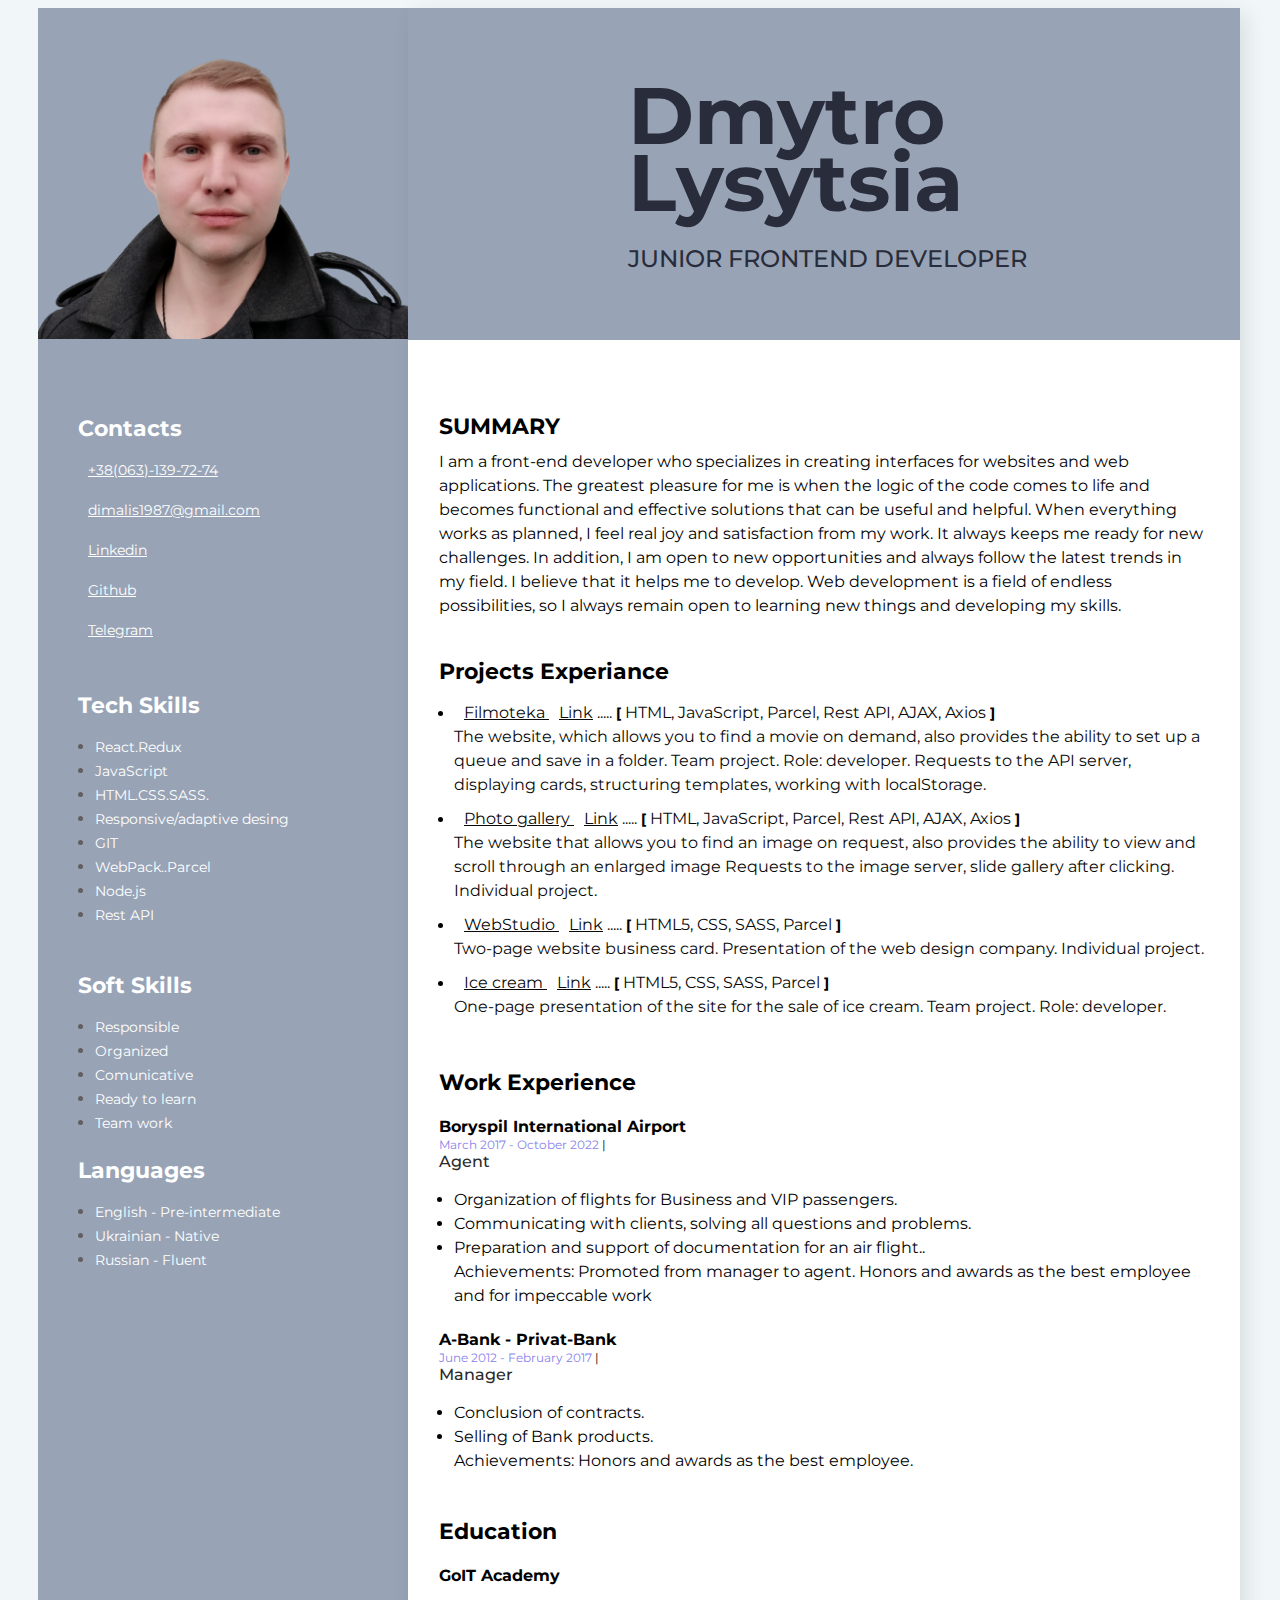
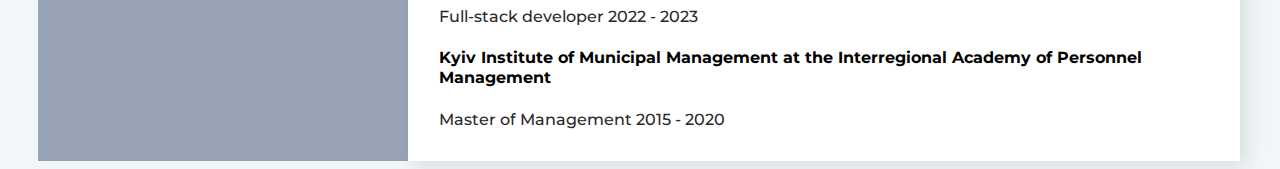
<file: index.html>
<!DOCTYPE html>
<html lang="en">
  <head>
    <meta charset="UTF-8" />
    <meta http-equiv="X-UA-Compatible" content="IE=edge" />
    <meta name="viewport" content="width=device-width, initial-scale=1.0" />
    <link rel="preconnect" href="https://fonts.googleapis.com" />
    <link rel="preconnect" href="https://fonts.gstatic.com" crossorigin />
    <link
      href="https://fonts.googleapis.com/css2?family=Montserrat:wght@400;700&display=swap"
      rel="stylesheet"
    />
    <link rel="stylesheet" href="styles/styles.css" />
    <title> Resume: Dmytro Lysytsia</title>
  </head>
  <body>
    <!--Main-->

    <div class="main">
      <!--Main-Content-->
      <div class="main-content">
        <div class="about-name_block">
          <div class="about-test">
            <h1 class="about-name">
              Dmytro <br />
              Lysytsia
            </h1>
            <h2 class="about-position">JUNIOR FRONTEND DEVELOPER</h2>
          </div>
        </div>
        <!--about user-->
        <div class="container">
        <div class="about">
          <p class="about-description">

            <p class="title">SUMMARY</p>
            <!-- I am a junior FrontEnd developer. -->
           
           

            <!-- <br /> -->
            <p class="text-resume">
              I am a front-end developer who specializes in creating interfaces for websites and web applications.
              
              The greatest pleasure for me is when the logic of the code comes to life and becomes functional and effective
  solutions that can be useful and helpful. When everything works as planned, I feel real joy and satisfaction from my work. It always keeps me ready for new challenges.

  In addition, I am open to new opportunities and always follow the latest trends in my field. I believe that it helps me to develop. Web development is a field of endless possibilities, 
  so I always remain open to learning new things and developing my skills.</p>
 
          </p>
        </div>
        <!--Projects-->
        <div class="projects">
          <h3 class="title">Projects Experiance</h3>
          <ul class="projects-list">
               <li class="project-item">
              <span class="project">
                <a
                  href="https://smaile3001.github.io/project-group-12/index.html"
                  class="project-link"
                  >Filmoteka  </a>
                  
                  <a class="project-link" href="https://github.com/Mr-Foxx">Link</a>
                ..... <span class="project-breckat"> [ </span> HTML,
                JavaScript, Parcel, Rest API, AJAX, Axios
                <span class="project-breckat"> ] </span>
                <br>
                The website, which allows you to find a movie on demand, also provides the ability to set up a queue and save in a folder.
                Team project. Role: developer. Requests to the API server, displaying cards, structuring templates, working with localStorage.
              </span>
            </li>
              <li class="project-item">
              <span class="project">
                <a
                  href="https://mr-foxx.github.io/goit-js-hw-11/"
                  class="project-link"
                  >Photo gallery  </a
                >
                <a class="project-link" href="https://github.com/Mr-Foxx">Link</a>
                ..... <span class="project-breckat"> [ </span> HTML,
                JavaScript, Parcel, Rest API, AJAX, Axios
                <span class="project-breckat"> ] </span> 
                <br>
                The website that allows you to find an image on request, also provides the ability to view and scroll through an enlarged image
                Requests to the image server, slide gallery after clicking. Individual project.
              </span>
            </li>
            <li class="project-item">
              <span class="project">
                <a
                  href="https://mr-foxx.github.io/goit-markup-hw-08/"
                  class="project-link"
                  >WebStudio </a
                >
                <a class="project-link" href="https://github.com/Mr-Foxx">Link</a>
                ..... <span class="project-breckat"> [ </span> HTML5, CSS, SASS,
                Parcel <span class="project-breckat"> ] </span> 
                <br>
                Two-page website business card. Presentation of the web design company. Individual project.
              </span>
            </li>
            <li class="project-item">
              <span class="project">
                <a
                  href="https://stanislav-pravdiuk.github.io/project-group-15/"
                  class="project-link"
                  >Ice cream  </a
                >
                <a class="project-link" href="https://github.com/Mr-Foxx">Link</a>
                .....<span class="project-breckat"> [ </span> HTML5, CSS, SASS,
                Parcel <span class="project-breckat"> ] </span> 
                <br>
                One-page presentation of the site for the sale of ice cream. Team project. Role: developer.
              </span>
            </li>
          
          
          </ul>
        </div>
        <!--Work-->
        <div class="wokr">
          <h3 class="title">Work Experience</h3>
          <!--Company 1-->
          <!-- <div>

            <h4 class="work-name">
              Go IT <span class="organization"></span>
            </h4>

            <p class="period">
              October 2022 - up to now <span class="line">|</span> 
            </p>
            <h4 class="work-position">
               Front-End Developer <span class="organization"></span>
            </h4>
            
            <ul class="work-list">
              <li class="work-list-item">
                Developed personal pages. 
              </li>
              <li class="work-list-item">
                Developed and creating websites.
              </li>
              <li class="work-list-item">Created design for mobile applications</li>
              <li class="work-list-item">
                Work with React, Redux, JavaScript, HTML, CSS.
              </li>
            </ul>
          </div> -->
          <!--Company 2-->
          <div>
            <h4 class="work-name">
              Boryspil International Airport <span class="organization"></span>
            </h4>
            <p class="period">
              March 2017 - October 2022 <span class="line">|</span> 
            </p>
            <h4 class="work-position">
              Agent <span class="organization"></span>
            </h4>
            
            <ul class="work-list">
              <!-- <li class="work-list-item">
                Agent at Boryspil International Airport.
              </li> -->
              <li class="work-list-item">
                Organization of flights for Business and VIP passengers.
              </li>
              <li class="work-list-item">Communicating with clients, solving all questions and problems.</li>
              <li class="work-list-item">
                Preparation and support of documentation for an air flight..
              </li>
              <li class="work-list-item liststyle-none">
                Achievements: Promoted from manager to agent. Honors and awards as the best employee and for impeccable work
              </li>
            </ul>
          </div>
          <!-- Company 3-->
          <div>
            <h4 class="work-name">
              A-Bank - Privat-Bank<span class="organization"></span>
            </h4>
            <p class="period">
              June 2012 - February 2017 <span class="line">|</span>
            </p>
            <h4 class="work-position">
              Manager <span class="organization"></span>
            </h4>
            
            <ul class="work-list">
              <!-- <li class="work-list-item">
                Manager A-Bank - Privat-Bank.
              </li> -->
              <li class="work-list-item">
                Conclusion of contracts.
              </li>
              <li class="work-list-item">Selling of Bank products.</li>
              <li class="work-list-item liststyle-none">
                Achievements: Honors and awards as the best employee.
              </li>
            </ul>
          </div>
        </div>
        <!--Education-->
        <div class="education">
          <h3 class="title">Education</h3>

           <h4 class="organization">GoIT  Academy </h4>
          <h5 class="work-position">Full-stack developer 2022 - 2023</h5>

          <h4 class="organization">
            Kyiv Institute of Municipal Management at the Interregional Academy
            of Personnel Management
          </h4>
          <h5 class="work-position">Master of Management 2015 - 2020</h5>
          <!-- <h5 class="period"> 2015 -  2020  <span class="line">|</span>    Kyiv</h5> -->

          
          <!-- <h5 class="period"> 2022 -  2023  <span class="line">|</span>    Kyiv</h5> -->
        </div>
        </div>
      </div>

      <!-- ==== -->

      <!--SideBar-->
      <aside class="sidebar">
        <!-- <img src="img/IMG_20220909_133136-depositphotos-bgremover (2).png" alt="user photo" class="photo"> -->
        <img
          src="img/IMG_20230414_183658-removebg-preview (1).png"
          alt="user photo"
          class="photo"
        />
        <!--Contacts-->
        <div class="contacts">
          <h3 class="sidebar-title">Contacts</h3>
          <div>
            <p>
              <span class="contact-type"></span>
              <a href="tel:+380631397274" class="contact-link"
                >+38(063)-139-72-74</a
              >
            </p>
            <p>
              <span class="contact-type"></span>
              <a href="mailto:dimalis1987@gmail.com" class="contact-link"
                >dimalis1987@gmail.com</a
              >
            </p>
            <p>
              <span class="contact-type"></span>

              <a
                href="https://www.linkedin.com/in/dmytro-lysytsia-1092bb257/"
                class="contact-link"
                >Linkedin</a
              >
            </p>
            <p>
              <span class="contact-type"></span>
              <a href="https://github.com/Mr-Foxx" class="contact-link"
                >Github</a
              >
            </p>
            <p>
              <span class="contact-type"></span>
              <a href="https://t.me/Dmytro_Lysytsia" class="contact-link"
                >Telegram</a
              >
            </p>
          </div>
        </div>
        <!--Tech skils-->
        <div class="tech-ckills">
          <h3 class="sidebar-title">Tech Skills</h3>
          <ul class="tech-skills-list">
            <li class="tech-skills-item">
              <span class="tech-skills-text">React.Redux</span>
            </li>
            <li class="tech-skills-item">
              <span class="tech-skills-text">JavaScript</span>
            </li>
            <li class="tech-skills-item">
              <span class="tech-skills-text">HTML.CSS.SASS.</span
              >
            </li>
            
            <li class="tech-skills-item">
              <span class="tech-skills-text">Responsive/adaptive desing</span>
            </li>
            <!-- <li class="tech-skills-item"> <span class="tech-skills-text">CSS3</span> </li>     -->
            <li class="tech-skills-item">
              <span class="tech-skills-text">GIT</span>
            </li>
            <li class="tech-skills-item">
              <span class="tech-skills-text">WebPack..Parcel</span>
            </li>
            <li class="tech-skills-item">
              <span class="tech-skills-text">Node.js</span>
            </li>
            <li class="tech-skills-item">
              <span class="tech-skills-text">Rest API</span>
            </li>
          </ul>
        </div>
        <!--Soft skils-->
        <div class="soft-skills">
          <h3 class="sidebar-title">Soft Skills</h3>
          <ul class="tech-skills-list">
            <li class="tech-skills-item">
              <span class="tech-skills-text">Responsible</span>
            </li>
            
            <li class="tech-skills-item">
              <span class="tech-skills-text">Organized</span>
            </li>
            <li class="tech-skills-item">
              <span class="tech-skills-text">Comunicative</span>
            </li>
            <li class="tech-skills-item">
              <span class="tech-skills-text">Ready to learn</span>
            </li>
            <li class="tech-skills-item">
              <span class="tech-skills-text">Team work</span>
            </li>
          </ul>
        </div>

        <div class="soft-skills">
          <h3 class="sidebar-title">Languages</h3>
          <ul class="tech-skills-list">
            <li class="tech-skills-item">
              <span class="tech-skills-text">English - Pre-intermediate</span>
            </li>
            <li class="tech-skills-item">
              <span class="tech-skills-text">Ukrainian - Native</span>
            </li>
            <li class="tech-skills-item">
              <span class="tech-skills-text">Russian - Fluent</span>
            </li>
          </ul>
        </div>
      </aside>
    </div>
  </body>
</html>
</file>
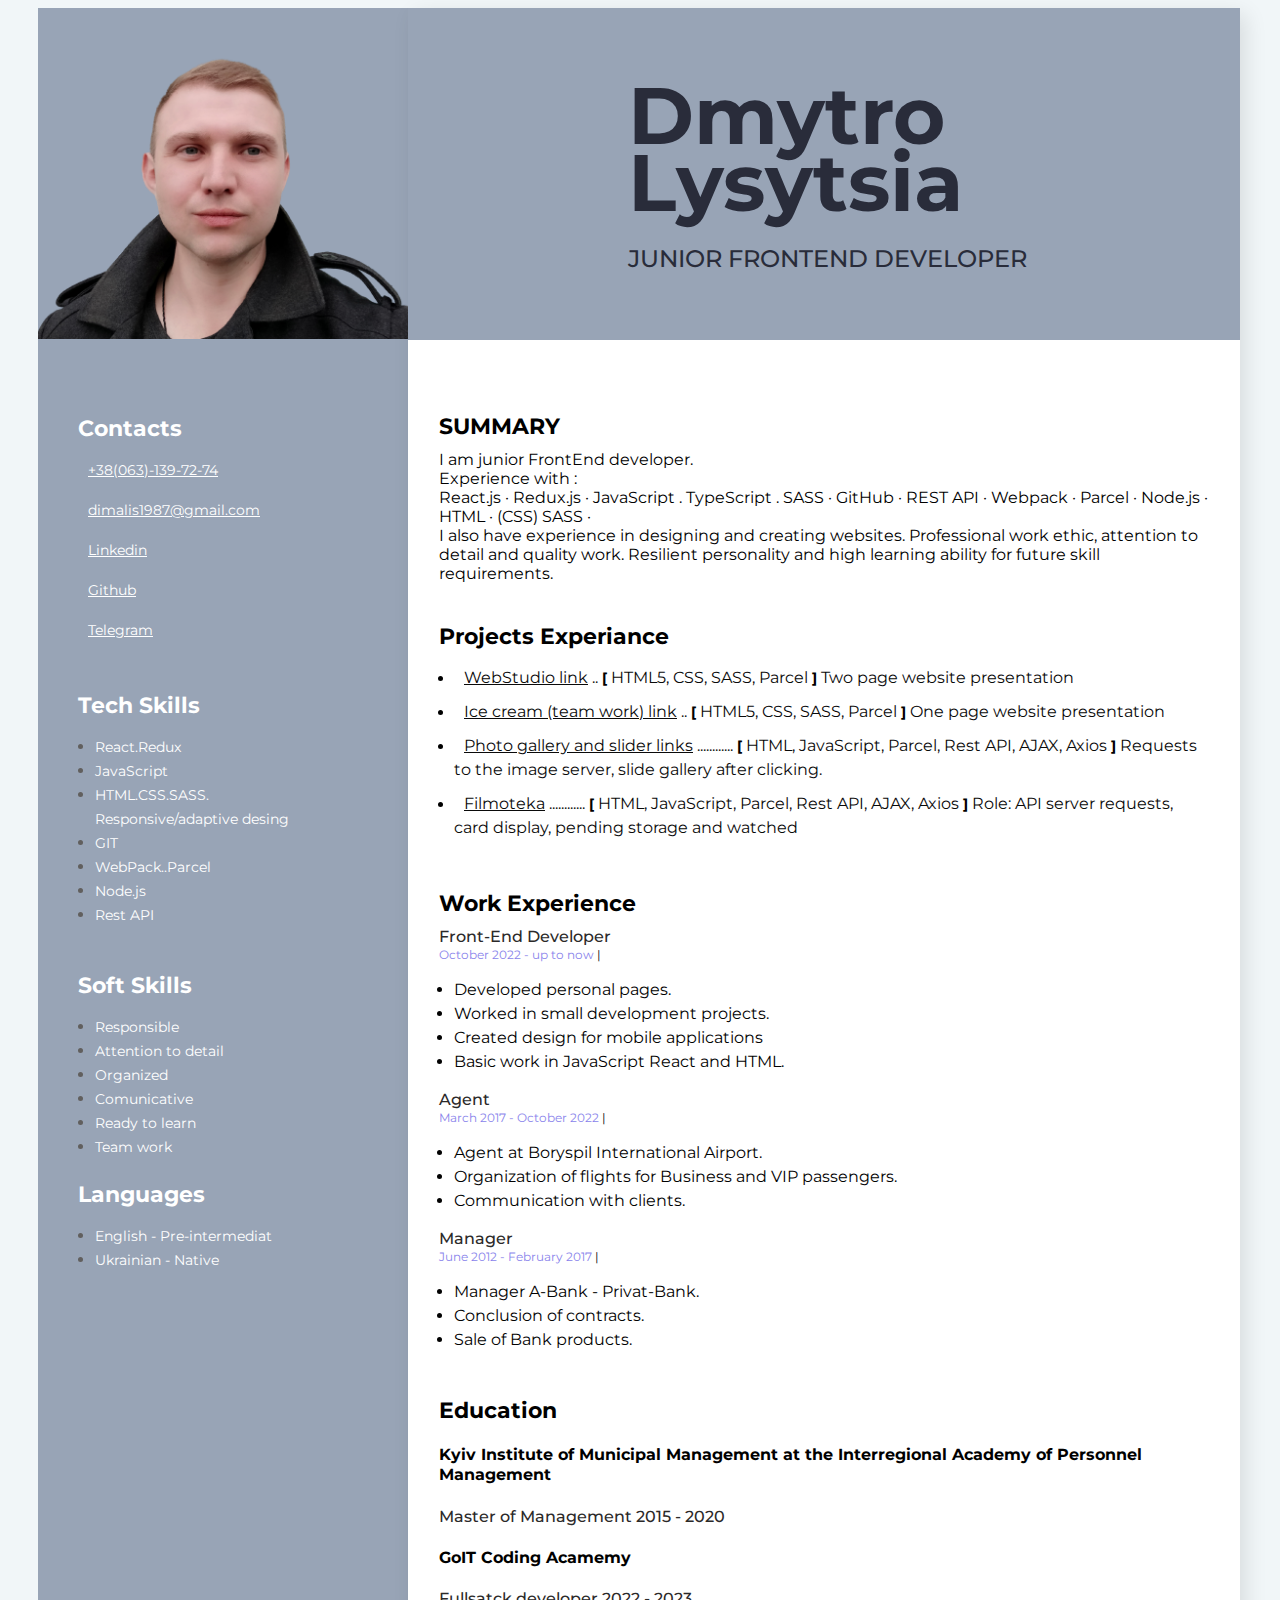
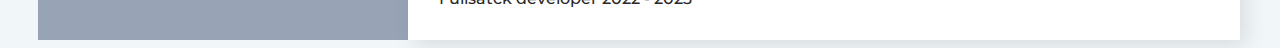
<file: Dmytro_Lysytsia.html>
<!DOCTYPE html>
<html lang="en">
  <head>
    <meta charset="UTF-8" />
    <meta http-equiv="X-UA-Compatible" content="IE=edge" />
    <meta name="viewport" content="width=device-width, initial-scale=1.0" />
    <link rel="preconnect" href="https://fonts.googleapis.com" />
    <link rel="preconnect" href="https://fonts.gstatic.com" crossorigin />
    <link
      href="https://fonts.googleapis.com/css2?family=Montserrat:wght@400;700&display=swap"
      rel="stylesheet"
    />
    <link rel="stylesheet" href="styles/styles.css" />
    <title>My WORK</title>
  </head>
  <body>
    <!--Main-->

    <div class="main">
      <!--Main-Content-->
      <div class="main-content">
        <div class="about-name_block">
          <div class="about-test">
            <h1 class="about-name">
              Dmytro <br />
              Lysytsia
            </h1>
            <h2 class="about-position">JUNIOR FRONTEND DEVELOPER</h2>
          </div>
        </div>
        <!--about user-->
        <div class="container">
        <div class="about">
          <p class="about-description">

            <p class="title">SUMMARY</p>
            I am junior FrontEnd developer.
            <br />
            Experience with : <br />
            React.js · Redux.js · JavaScript . TypeScript . SASS · GitHub · REST
            API · Webpack · Parcel · Node.js · HTML · (CSS) SASS ·

            <br />
            I also have experience in designing and creating websites.
            Professional work ethic, attention to detail and quality work.
            Resilient personality and high learning ability for future skill
            requirements.
          </p>
        </div>
        <!--Projects-->
        <div class="projects">
          <h3 class="title">Projects Experiance</h3>
          <ul class="projects-list">
            <li class="project-item">
              <span class="project">
                <a
                  href="https://mr-foxx.github.io/goit-markup-hw-08/"
                  class="project-link"
                  >WebStudio link</a
                >
                .. <span class="project-breckat"> [ </span> HTML5, CSS, SASS,
                Parcel <span class="project-breckat"> ] </span> Two page website
                presentation
              </span>
            </li>
            <li class="project-item">
              <span class="project">
                <a
                  href="https://stanislav-pravdiuk.github.io/project-group-15/"
                  class="project-link"
                  >Ice cream (team work) link</a
                >
                .. <span class="project-breckat"> [ </span> HTML5, CSS, SASS,
                Parcel <span class="project-breckat"> ] </span> One page website
                presentation
              </span>
            </li>
            <li class="project-item">
              <span class="project">
                <a
                  href="https://mr-foxx.github.io/goit-js-hw-11/"
                  class="project-link"
                  >Photo gallery and slider links</a
                >
                ............ <span class="project-breckat"> [ </span> HTML,
                JavaScript, Parcel, Rest API, AJAX, Axios
                <span class="project-breckat"> ] </span> Requests to the image server, slide gallery after clicking.
              </span>
            </li>
             <li class="project-item">
              <span class="project">
                <a
                  href="https://smaile3001.github.io/project-group-12/index.html"
                  class="project-link"
                  >Filmoteka</a
                >
                ............ <span class="project-breckat"> [ </span> HTML,
                JavaScript, Parcel, Rest API, AJAX, Axios
                <span class="project-breckat"> ] </span>
                Role: API server requests, card display, pending storage and watched
              </span>
            </li>
          </ul>
        </div>
        <!--Work-->
        <div class="wokr">
          <h3 class="title">Work Experience</h3>
          <!--Company 1-->
          <div>
            <h4 class="work-position">
              Front-End Developer <span class="organization"></span>
            </h4>
            <p class="period">
              October 2022 - up to now <span class="line">|</span> 
            </p>
            <ul class="work-list">
              <li class="work-list-item">
                Developed personal pages. 
              </li>
              <li class="work-list-item">
                Worked in small development projects.
              </li>
              <li class="work-list-item">Created design for mobile applications</li>
              <li class="work-list-item">
                Basic work in JavaScript React and HTML.
              </li>
            </ul>
          </div>
          <!--Company 2-->
          <div>
            <h4 class="work-position">
              Agent <span class="organization"></span>
            </h4>
            <p class="period">
              March 2017 - October 2022 <span class="line">|</span> 
            </p>
            <ul class="work-list">
              <li class="work-list-item">
                Agent at Boryspil International Airport.
              </li>
              <li class="work-list-item">
                Organization of flights for Business and VIP passengers.
              </li>
              <li class="work-list-item">Communication with clients.</li>
            </ul>
          </div>
          <!--Company 3-->
          <div>
            <h4 class="work-position">
              Manager <span class="organization"></span>
            </h4>
            <p class="period">
              June 2012 - February 2017 <span class="line">|</span>
            </p>
            <ul class="work-list">
              <li class="work-list-item">
                Manager A-Bank - Privat-Bank.
              </li>
              <li class="work-list-item">
                Conclusion of contracts.
              </li>
              <li class="work-list-item">Sale of Bank products.</li>
            </ul>
          </div>
        </div>
        <!--Education-->
        <div class="education">
          <h3 class="title">Education</h3>
          <h4 class="organization">
            Kyiv Institute of Municipal Management at the Interregional Academy
            of Personnel Management
          </h4>
          <h5 class="work-position">Master of Management 2015 - 2020</h5>
          <!-- <h5 class="period"> 2015 -  2020  <span class="line">|</span>    Kyiv</h5> -->

          <h4 class="organization">GoIT Coding Acamemy</h4>
          <h5 class="work-position">Fullsatck developer 2022 - 2023</h5>
          <!-- <h5 class="period"> 2022 -  2023  <span class="line">|</span>    Kyiv</h5> -->
        </div>
        </div>
      </div>

      <!-- ==== -->

      <!--SideBar-->
      <aside class="sidebar">
        <!-- <img src="img/IMG_20220909_133136-depositphotos-bgremover (2).png" alt="user photo" class="photo"> -->
        <img
          src="img/IMG_20230414_183658-removebg-preview (1).png"
          alt="user photo"
          class="photo"
        />
        <!--Contacts-->
        <div class="contacts">
          <h3 class="sidebar-title">Contacts</h3>
          <div>
            <p>
              <span class="contact-type"></span>
              <a href="tel:+380631397274" class="contact-link"
                >+38(063)-139-72-74</a
              >
            </p>
            <p>
              <span class="contact-type"></span>
              <a href="mailto:chornyiav@gmail.com" class="contact-link"
                >dimalis1987@gmail.com</a
              >
            </p>
            <p>
              <span class="contact-type"></span>

              <a
                href="https://www.linkedin.com/in/dmytro-lysytsia-1092bb257/"
                class="contact-link"
                >Linkedin</a
              >
            </p>
            <p>
              <span class="contact-type"></span>
              <a href="https://github.com/Mr-Foxx" class="contact-link"
                >Github</a
              >
            </p>
            <p>
              <span class="contact-type"></span>
              <a href="https://t.me/Dmytro_Lysytsia" class="contact-link"
                >Telegram</a
              >
            </p>
          </div>
        </div>
        <!--Tech skils-->
        <div class="tech-ckills">
          <h3 class="sidebar-title">Tech Skills</h3>
          <ul class="tech-skills-list">
            <li class="tech-skills-item">
              <span class="tech-skills-text">React.Redux</span>
            </li>
            <li class="tech-skills-item">
              <span class="tech-skills-text">JavaScript</span>
            </li>
            <li class="tech-skills-item">
              <span class="tech-skills-text"
                >HTML.CSS.SASS. <br />
                Responsive/adaptive desing</span
              >
            </li>
            <!-- <li class="tech-skills-item"> <span class="tech-skills-text">CSS3</span> </li>     -->
            <li class="tech-skills-item">
              <span class="tech-skills-text">GIT</span>
            </li>
            <li class="tech-skills-item">
              <span class="tech-skills-text">WebPack..Parcel</span>
            </li>
            <li class="tech-skills-item">
              <span class="tech-skills-text">Node.js</span>
            </li>
            <li class="tech-skills-item">
              <span class="tech-skills-text">Rest API</span>
            </li>
          </ul>
        </div>
        <!--Soft skils-->
        <div class="soft-skills">
          <h3 class="sidebar-title">Soft Skills</h3>
          <ul class="tech-skills-list">
            <li class="tech-skills-item">
              <span class="tech-skills-text">Responsible</span>
            </li>
            <li class="tech-skills-item">
              <span class="tech-skills-text">Attention to detail</span>
            </li>
            <li class="tech-skills-item">
              <span class="tech-skills-text">Organized</span>
            </li>
            <li class="tech-skills-item">
              <span class="tech-skills-text">Comunicative</span>
            </li>
            <li class="tech-skills-item">
              <span class="tech-skills-text">Ready to learn</span>
            </li>
            <li class="tech-skills-item">
              <span class="tech-skills-text">Team work</span>
            </li>
          </ul>
        </div>

        <div class="soft-skills">
          <h3 class="sidebar-title">Languages</h3>
          <ul class="tech-skills-list">
            <li class="tech-skills-item">
              <span class="tech-skills-text">English - Pre-intermediat</span>
            </li>
            <li class="tech-skills-item">
              <span class="tech-skills-text">Ukrainian - Native</span>
            </li>
          </ul>
        </div>
      </aside>
    </div>
  </body>
</html>
</file>
<file: styles/styles.css>
body {
  font-family: 'Montserrat', sans-serif;
  background-color: #f5f7fa;
  background-color: #f1f6f8fd;
}

/* main styles */

.container {
  padding: 31px;
  margin-top: 20px;
}

.main {
  display: flex;
  flex-direction: row-reverse;

  width: 1200px;
  margin: 0 auto;
}

.main-content {
  background-color: #ffffff;
  box-shadow: 6px 6px 20px rgba(0, 0, 0, 0.1);
  /* padding: 105px 90px; */
}

/* about styles */
.about {
  margin-bottom: 40px;
  /* margin-top: 260px; */
}
.about-name_block {
  position: relative;
  background-color: rgb(152, 164, 182);
  width: 832px;
  height: 332px;
  /* top: -53px; */
  right: 0px;
}
.about-test {
  padding: 20px;
  margin-left: 200px;
}

.about-position {
  font-style: normal;
  font-weight: 500;
  font-size: 24px;
  line-height: 35px;
  color: #292c3a;
  /* margin-bottom: 20px; */
}

.about-name {
  font-style: normal;
  font-weight: 700;
  font-size: 80px;
  line-height: 67px;
  color: #292c3a;
  margin-bottom: 25px;
}

.about-description {
  font-style: normal;
  font-weight: 400;
  font-size: 21px;
  line-height: 24px;
  color: #595959;
  width: 600px;
}

/* project styles */

.projects {
  margin-bottom: 50px;
}

.projects-list {
  padding: 0;
  margin-left: 15px;
}

.title {
  font-style: normal;
  font-weight: 700;
  font-size: 22px;
  line-height: 27px;
  color: #000000;
  margin-bottom: 10px;
}

.project-item {
  font-style: normal;
  font-weight: 700;
  font-size: 14px;
  line-height: 24px;
  color: #000000;
  margin-bottom: 10px;
}

.project,
.project-link {
  font-style: normal;
  font-weight: 400;
  font-size: 16px;
  line-height: 24px;
  color: #0a0a0a;
}

.project-link {
  margin-left: 10px;
}

.project-breckat {
  font-style: normal;
  font-weight: 700;
  font-size: 14px;
  line-height: 24px;
  color: #000000;
}

.text-resume {
  margin-top: 10px;
  font-style: normal;
  font-weight: 400;
  font-size: 16px;
  line-height: 24px;
  color: #020202;
}

/* Work styles */

.wokr {
  margin-bottom: 45px;
}

.work-name{
  margin-bottom: 0;
      /* margin-top: 20px; */
}
.liststyle-none{
  list-style: none;
}

.work-position {
  font-style: normal;
  font-weight: 500;
  font-size: 16px;
  line-height: 20px;
  color: #2b2929;
  margin: 0;
}

.organization {
  font-style: normal;
  font-weight: 700;
  font-size: 16px;
  line-height: 20px;
  /* color: #FB6D3A; */
  /* padding: 0px;
  margin: 0px; */
}

.period {
  font-style: normal;
  font-weight: 400;
  font-size: 12px;
  line-height: 15px;
  color: #8983eb;
  margin: 0;
  /* margin-bottom: 10px; */
}

.line {
  font-style: normal;
  font-weight: 400;
  font-size: 12px;
  line-height: 15px;
  color: #000000;
}

.work-list {
  padding: 0;
  margin-left: 15px;
}

.work-list-item {
  font-style: normal;
  font-weight: 400;
  font-size: 16px;
  line-height: 24px;
  color: #020202;
}

/* aducation styles */

.education {
}

/* sidebar styles */

.sidebar {
  background-color: #98a4b6;
  padding-top: 40px;
  width: 370px;
}

.photo {
  width: 370px;
  margin-bottom: 50px;
}

.contacts,
.tech-ckills,
.soft-skills {
  margin-left: 40px;
}
.contacts {
  margin-bottom: 50px;
}
.tech-ckills {
  margin-bottom: 45px;
}

.sidebar-title {
  font-style: normal;
  font-weight: 700;
  font-size: 22px;
  line-height: 27px;
  color: #ffffff;
  margin-bottom: 10px;
}

.contact-type {
  font-style: normal;
  font-weight: 700;
  font-size: 14px;
  line-height: 24px;
  color: #ffffff;
  margin-right: 10px;
}

.contact-link {
  font-style: normal;
  font-weight: 400;
  font-size: 14px;
  line-height: 24px;
  /* color: #565e6a; */
  color: #ffffff;
}

.tech-skills-list {
  color: #ffffff;
  padding: 0%;
  margin-left: 17px;
}

.tech-skills-item {
  color: #615f5e;
}

.tech-skills-text {
  color: #ffffff;
  font-style: normal;
  font-weight: 400;
  font-size: 14px;
  line-height: 24px;
}
</file>
